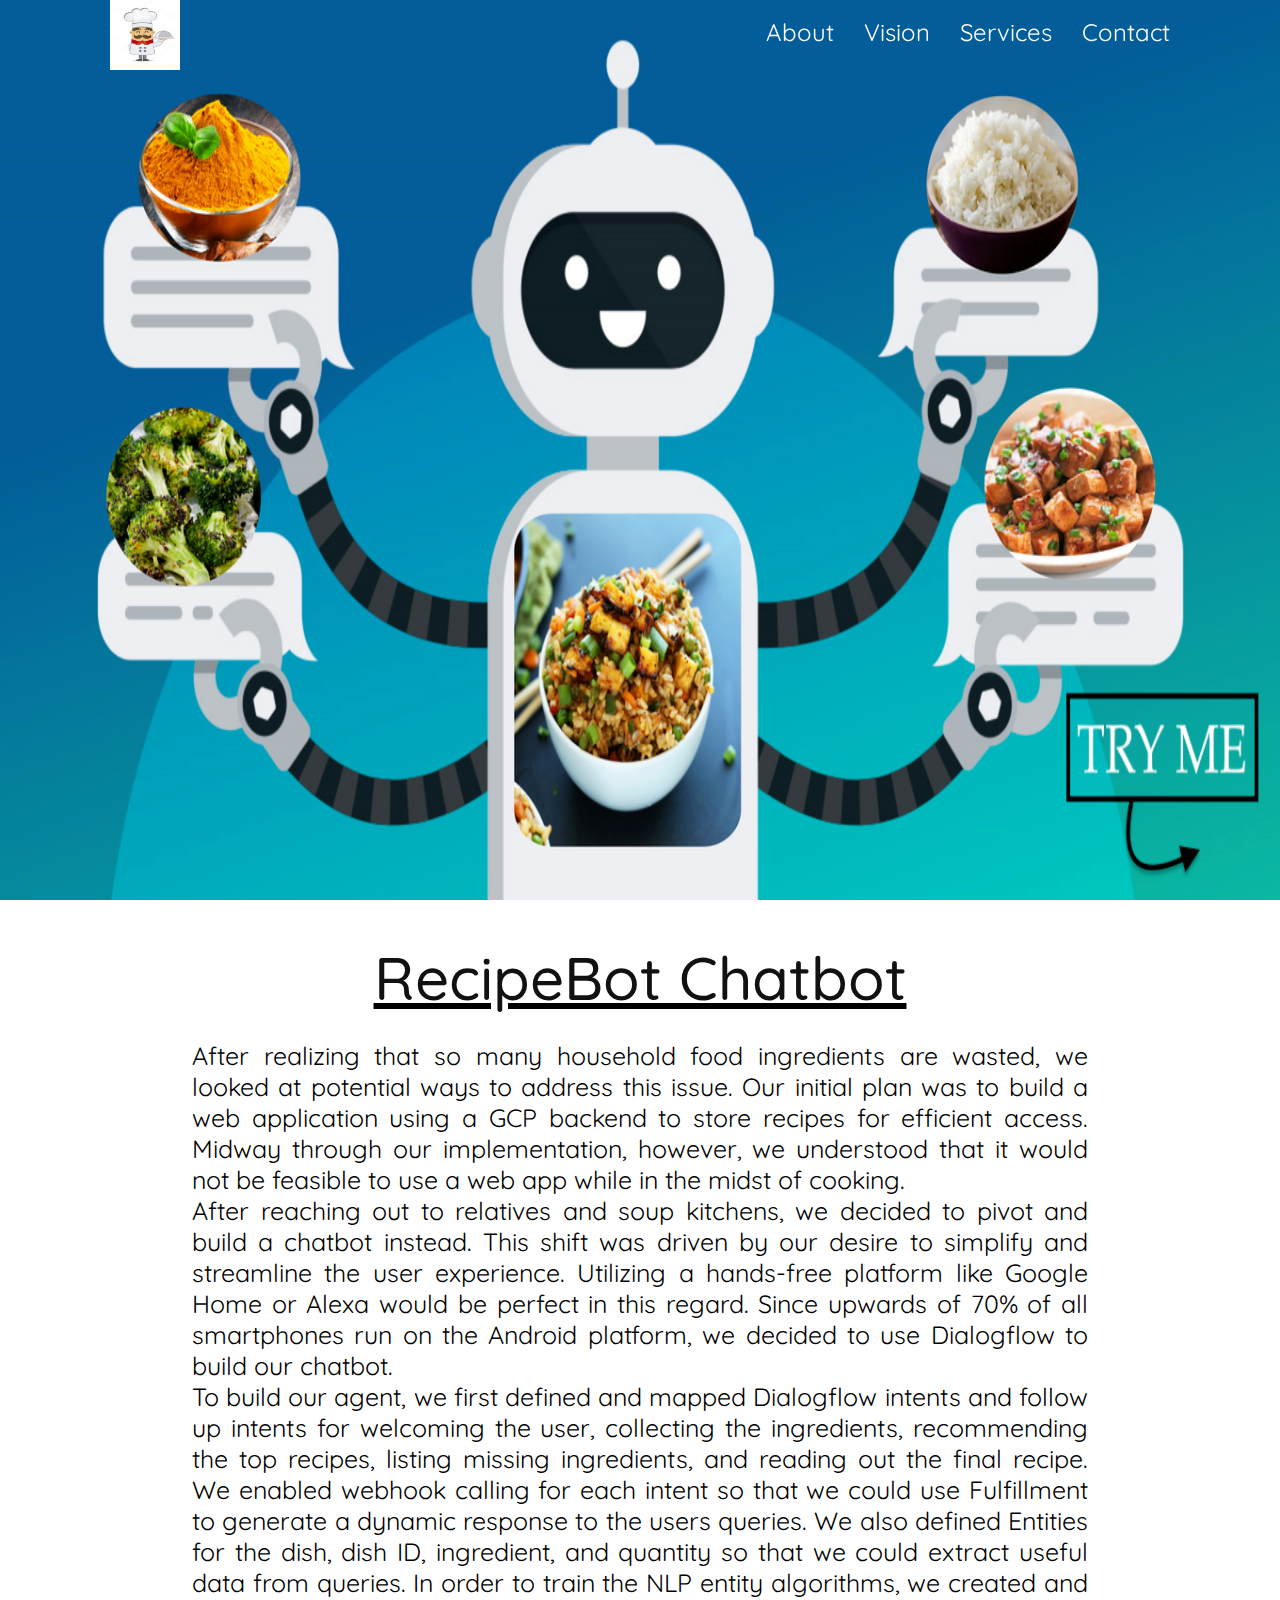
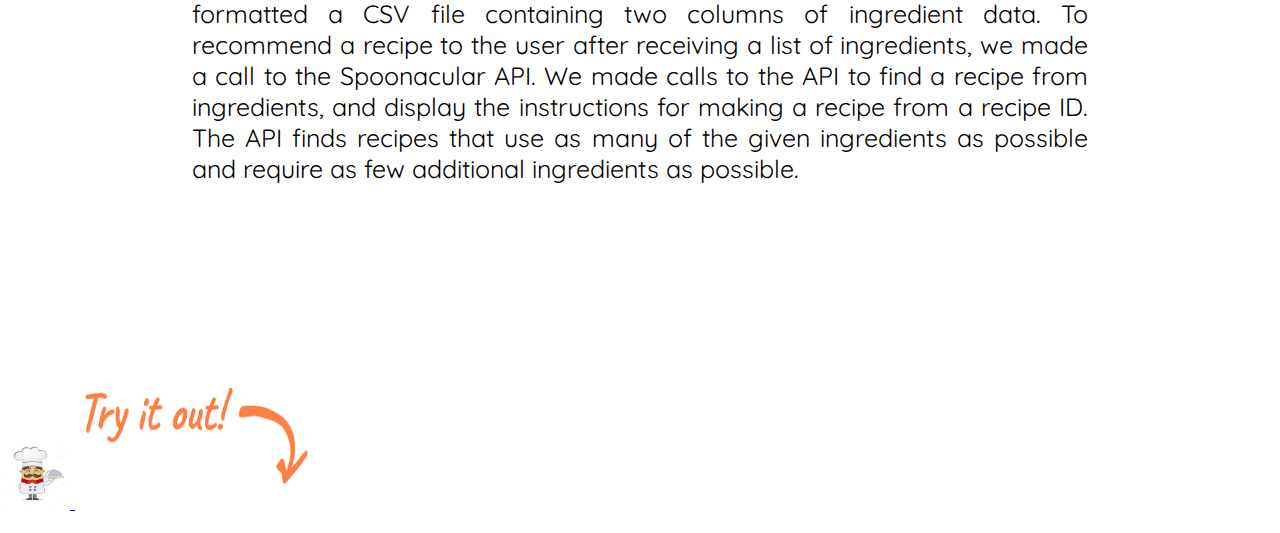
<file: html/index.html>
<!DOCTYPE html>
<html lang="en">
    <head>
        <title></title>
        <meta charset="UTF-8">
        <meta name="viewport" content="width=device-width, initial-scale=1">
        <link href="../css/style.css" rel="stylesheet">
    </head>
    <body>
        <nav class="nav">
            <div class="container">
                <div class="logo">
                    <a href="index.html"><img  src="../images/chef_bot.jpeg" height="70"  width="70"></a>
                </div>
                <div id="mainListDiv" class="main_list">
                    <ul class="navlinks">
                        <li><a href="index.html">About</a></li>
                        <li><a href="#">Vision</a></li>
                        <li><a href="#">Services</a></li>
                        <li><a href="contact.html">Contact</a></li>
                    </ul>
                </div>
                <span class="navTrigger">
                    <i></i>
                    <i></i>
                    <i></i>
                </span>
            </div>
        </nav>
    
        <section class="home">
        </section>
        <div style="height: 1000px">
                <u><h1 class="myH2">RecipeBot Chatbot</h1> </u> 
                <p class="myP"> 
                    After realizing that so many household food ingredients are wasted, we looked at potential ways to address this issue. Our initial plan was to build a web application using a GCP backend to store recipes for efficient access. Midway through our implementation, however, we understood that it would not be feasible to use a web app while in the midst of cooking. 
                    <br>After reaching out to relatives and soup kitchens, we decided to pivot and build a chatbot instead. This shift was driven by our desire to simplify and streamline the user experience. Utilizing a hands-free platform like Google Home or Alexa would be perfect in this regard. Since upwards of 70% of all smartphones run on the Android platform, we decided to use Dialogflow to build our chatbot.
                    <br> To build our agent, we first defined and mapped Dialogflow intents and follow up intents for welcoming the user, collecting the ingredients, recommending the top recipes, listing missing ingredients, and reading out the final recipe. We enabled webhook calling for each intent so that we could use Fulfillment to generate a dynamic response to the users queries. We also defined Entities for the dish, dish ID, ingredient, and quantity so that we could extract useful data from queries. In order to train the NLP entity algorithms, we created and formatted a CSV file containing two columns of ingredient data. To recommend a recipe to the user after receiving a list of ingredients, we made a call to the Spoonacular API. We made calls to the API to find a recipe from ingredients, and display the instructions for making a recipe from a recipe ID. The API finds recipes that use as many of the given ingredients as possible and require as few additional ingredients as possible.           
                </p>
        </div>
        <p>
            <script type="text/javascript">
             /* NOTE : Use web server to view HTML files as real-time update will not work if you directly open the HTML file in the browser. */
             (function(d, m){
               var kommunicateSettings = {"appId":"20ece076d7172b29030c0132a17c3ac70","popupWidget":true,"automaticChatOpenOnNavigation":true};
               var s = document.createElement("script"); s.type = "text/javascript"; s.async = true;
               s.src = "https://widget.kommunicate.io/v2/kommunicate.app";
               var h = document.getElementsByTagName("head")[0]; h.appendChild(s);
               window.kommunicate = m; m._globals = kommunicateSettings;
             })(document, window.kommunicate || {});
         </script> 


         <script type="text/javascript"> 
             var popUpWindow;
             function popup(n) {
                popUpWindow = window.open(n);
             }
                 function display(obj){
                     popUpWindow.document.write('<iframe height="450" allow="microphone;" allowTransparency="true" frameborder="0" scrolling="yes" style="width:100%;" src="https://console.dialogflow.com/api-client/demo/embedded/RecipeBot" type= "text/javascript"></iframe>');
                 } 
         </script>
         
         <a href="#" onclick="popup('popUpDiv');
             display(this);">
             <img  src="../images/chef_bot.jpeg" id = "bot" height="70"  width="70">
         </a>
         <img  src="../images/try.png"  class="image-border2" height="150"  width="250">
     </p>
        <script src="https://ajax.googleapis.com/ajax/libs/jquery/3.1.1/jquery.min.js"></script>
        <script src="../js/scripts.js"></script>
    
        <script>
            $(window).scroll(function() {
                if ($(document).scrollTop() > 50) {
                    $('.nav').addClass('affix');
                    console.log("OK");
                } else {
                    $('.nav').removeClass('affix');
                }
            });
        </script>    
    </body>
</html>
</file>
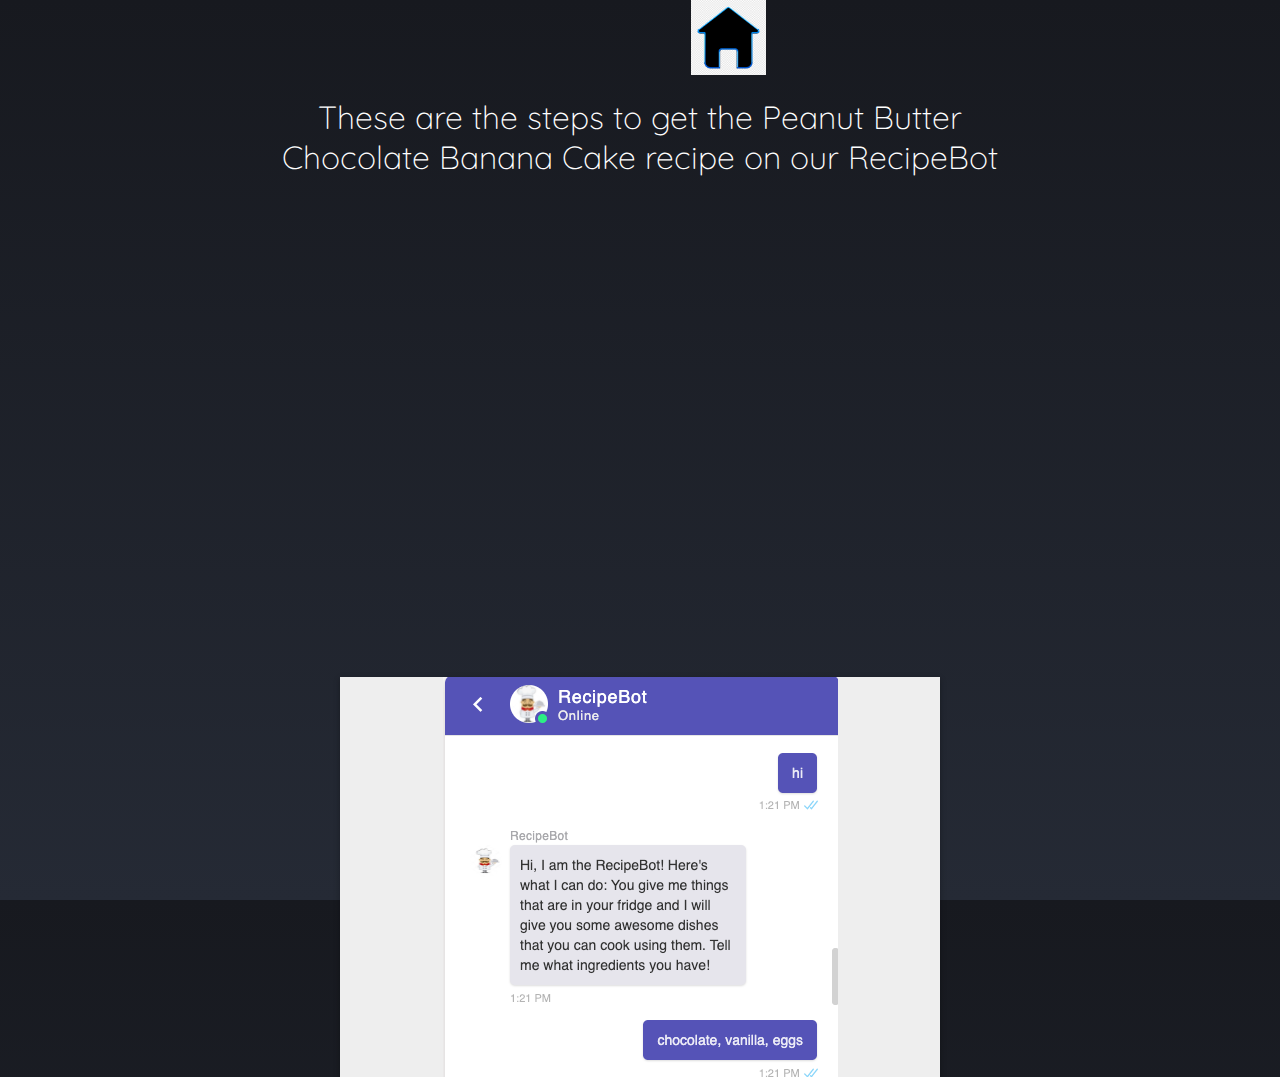
<file: html/cake.html>
<!DOCTYPE html>
<html lang="en">
  <head>
    <title></title>
    <meta charset="UTF-8">
    <meta name="viewport" content="width=device-width, initial-scale=1">
    <link href="../css/carousel.css" rel="stylesheet">
    <link href="../css/style.css" rel="stylesheet">
    <link href="../css/page.css" rel="stylesheet">
    <script src="../js/carousel.js"></script>

  </head>
  <body>
    <div>
      <a href="../index.html">   
        <img  src="../images/home.png"  height="75"  width="75" style="margin-bottom:2em; margin-left: 37em; margin-top: 0em;">                   
      </a>  
    </div>
    <div class="intro" style="margin-top: -6.5em;">
      <h1 class="intro__title">These are the steps to get the Peanut Butter Chocolate Banana Cake recipe on our RecipeBot</h1>
    </div>
    <div style="margin-left: 106.5em;  margin-top: -45em;"> 
      <img class="image-border" src="../images/cake.jpg" height="300" width="400" >
    </div>
    <div class="carousel" style="margin-top:45em;" >
      <input type="checkbox" class="faux-ui-facia">
        <div class="slide" slide="5" annot="This is the fifth slide.">
          <img src="../images/cake_convos/cake_convo5.png" height="500" alt="Slide 5">
        </div>

      <input type="checkbox" class="faux-ui-facia">
      <div class="slide" slide="4" annot="This is the fourth slide.">
        <img src="../images/cake_convos/cake_convo4.png" height="450" width="300" alt="Slide 4">
      </div>

      <input type="checkbox" class="faux-ui-facia"> 
      <div class="slide" slide="3" annot="This is the third slide.">
        <img src="../images/cake_convos/cake_convo3.png"  alt="Slide 3">
      </div>

      <input type="checkbox" class="faux-ui-facia"> 
      <div class="slide" slide="2" annot="This is the second slide.">
        <img src="../images/cake_convos/cake_convo2.png" alt="Slide 2">
      </div>
    

      <input type="checkbox" class="faux-ui-facia"> 
      <div class="slide" slide="1" annot="This is the first slide.">
        <img src="../images/cake_convos/cake_convo1.png" alt="Slide 1">
      </div>
    
       
      <div class="counter" count="5"> / 5</div>
     
    </div>
  </body>
</html>
</file>
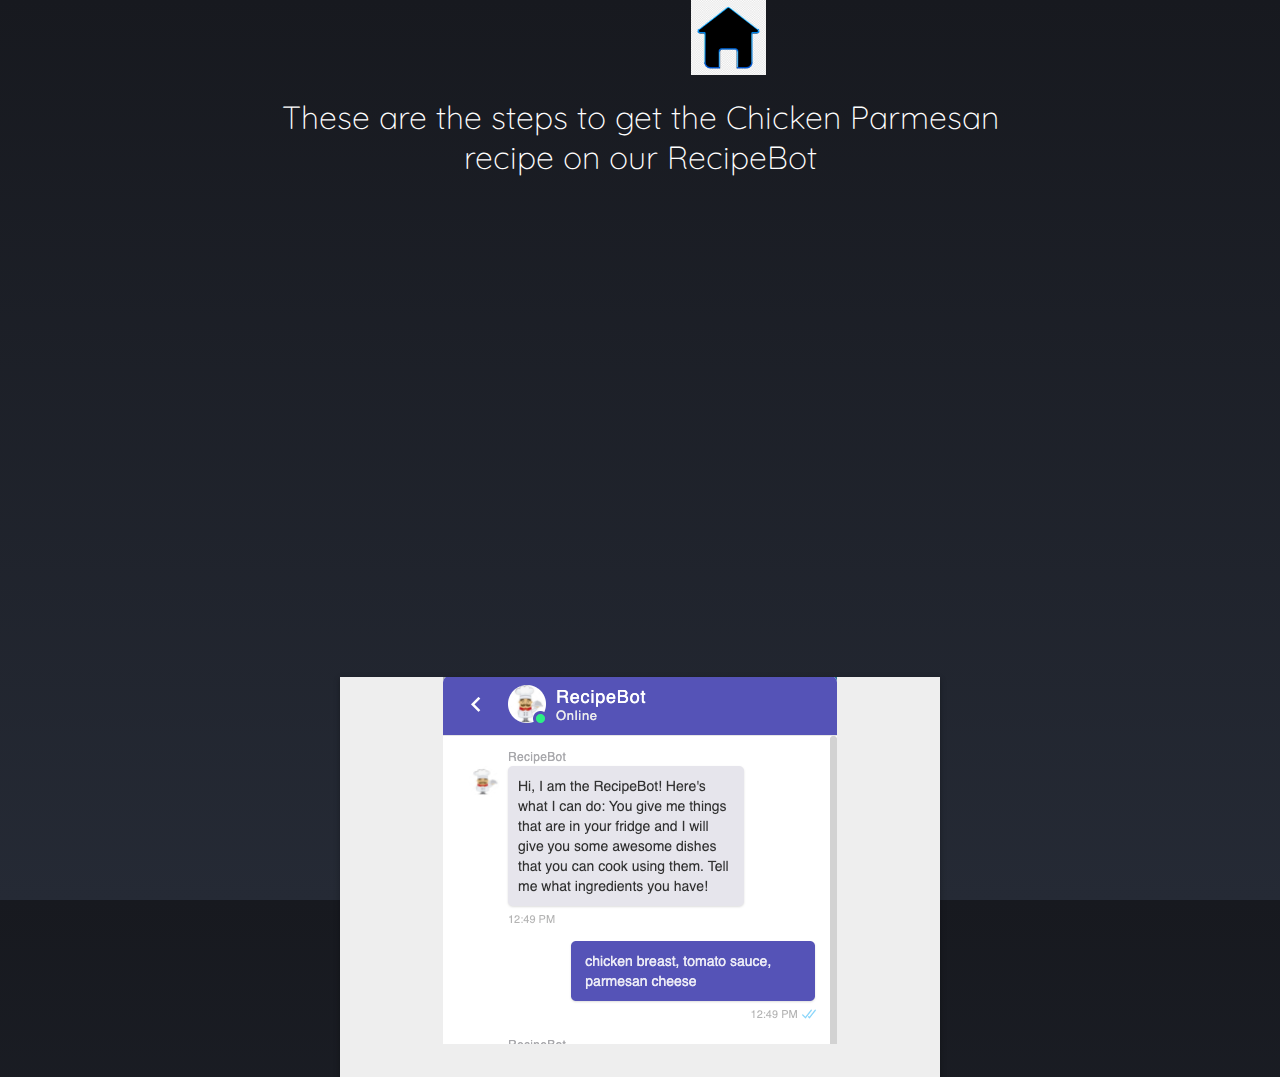
<file: html/chicken_parm.html>
<!DOCTYPE html>
<html lang="en">
  <head>
    <title></title>
    <meta charset="UTF-8">
    <meta name="viewport" content="width=device-width, initial-scale=1">
    <link href="../css/carousel.css" rel="stylesheet">
    <link href="../css/style.css" rel="stylesheet">
    <link href="../css/page.css" rel="stylesheet">
    <script src="../js/carousel.js"></script>

  </head>
  <body>
    <div>
      <a href="../index.html">   
        <img  src="../images/home.png"  height="75"  width="75" style="margin-bottom:2em; margin-left: 37em; margin-top: 0em;">                   
      </a>  
    </div>
    <div class="intro" style="margin-top: -6.5em;">
      <h1 class="intro__title">These are the steps to get the Chicken Parmesan recipe on our RecipeBot</h1>
    </div>
    <div style="margin-left: 106.5em;  margin-top: -45em;"> 
      <img class="image-border" src="../images/chicken_parm.jpeg" height="300" width="400" >
    </div>
    <div class="carousel" style="margin-top:45em;">
      <input type="checkbox" class="faux-ui-facia">
      <div class="slide" slide="4" annot="This is the fourth slide.">
        <img src="../images/chicken_parm_convos/chicken_parm_convo4.png" height="400" alt="Slide 4">
      </div>

      <input type="checkbox" class="faux-ui-facia"> 
      <div class="slide" slide="3" annot="This is the third slide.">
        <img src="../images/chicken_parm_convos/chicken_parm_convo3.png"  alt="Slide 3">
      </div>

      <input type="checkbox" class="faux-ui-facia"> 
      <div class="slide" slide="2" annot="This is the second slide.">
        <img src="../images/chicken_parm_convos/chicken_parm_convo2.png" alt="Slide 2">
      </div>
    

      <input type="checkbox" class="faux-ui-facia"> 
      <div class="slide" slide="1" annot="This is the first slide.">
        <img src="../images/chicken_parm_convos/chicken_parm_convo1.png" alt="Slide 1">
      </div>
    
       
      <div class="counter" count="4"> / 4</div>
     
    </div>
  </body>
</html>
</file>
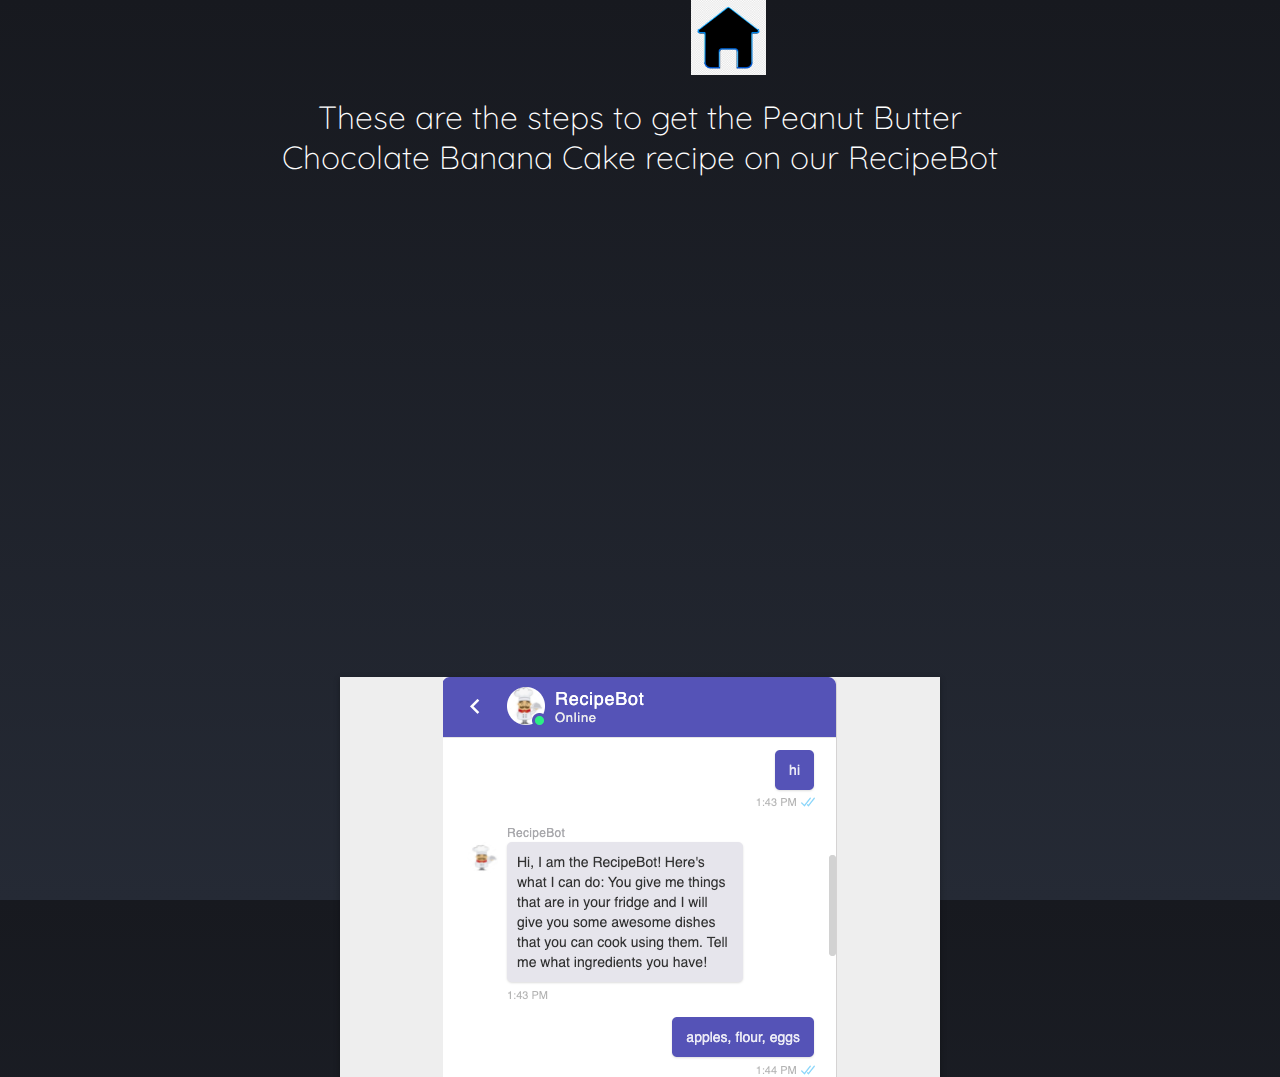
<file: html/pie.html>
<!DOCTYPE html>
<html lang="en">
  <head>
    <title></title>
    <meta charset="UTF-8">
    <meta name="viewport" content="width=device-width, initial-scale=1">
    <link href="../css/carousel.css" rel="stylesheet">
    <link href="../css/style.css" rel="stylesheet">
    <link href="../css/page.css" rel="stylesheet">
    <script src="../js/carousel.js"></script>

  </head>
  <body>
    <div>
      <a href="../index.html">   
        <img  src="../images/home.png"  height="75"  width="75" style="margin-bottom:2em; margin-left: 37em; margin-top: 0em;">                   
      </a>  
    </div>
    <div class="intro" style="margin-top: -6.5em;">
      <h1 class="intro__title">These are the steps to get the Peanut Butter Chocolate Banana Cake recipe on our RecipeBot</h1>
    </div>
    <div style="margin-left: 106.5em;  margin-top: -45em;"> 
      <img class="image-border" src="../images/pie.jpg" height="300" width="400" >
    </div>
    <div class="carousel" style="margin-top:45em;" >
      <input type="checkbox" class="faux-ui-facia">
        <div class="slide" slide="5" annot="This is the fifth slide.">
          <img src="../images/pie_convos/pie_convo5.png" alt="Slide 5">
        </div>

      <input type="checkbox" class="faux-ui-facia">
      <div class="slide" slide="4" annot="This is the fourth slide.">
        <img src="../images/pie_convos/pie_convo4.png" height="400" alt="Slide 4">
      </div>

      <input type="checkbox" class="faux-ui-facia"> 
      <div class="slide" slide="3" annot="This is the third slide.">
        <img src="../images/pie_convos/pie_convo3.png"  alt="Slide 3">
      </div>

      <input type="checkbox" class="faux-ui-facia"> 
      <div class="slide" slide="2" annot="This is the second slide.">
        <img src="../images/pie_convos/pie_convo2.png" alt="Slide 2">
      </div>
    

      <input type="checkbox" class="faux-ui-facia"> 
      <div class="slide" slide="1" annot="This is the first slide.">
        <img src="../images/pie_convos/pie_convo1.png" alt="Slide 1">
      </div>
    
       
      <div class="counter" count="5"> / 5</div>
     
    </div>
  </body>
</html>
</file>
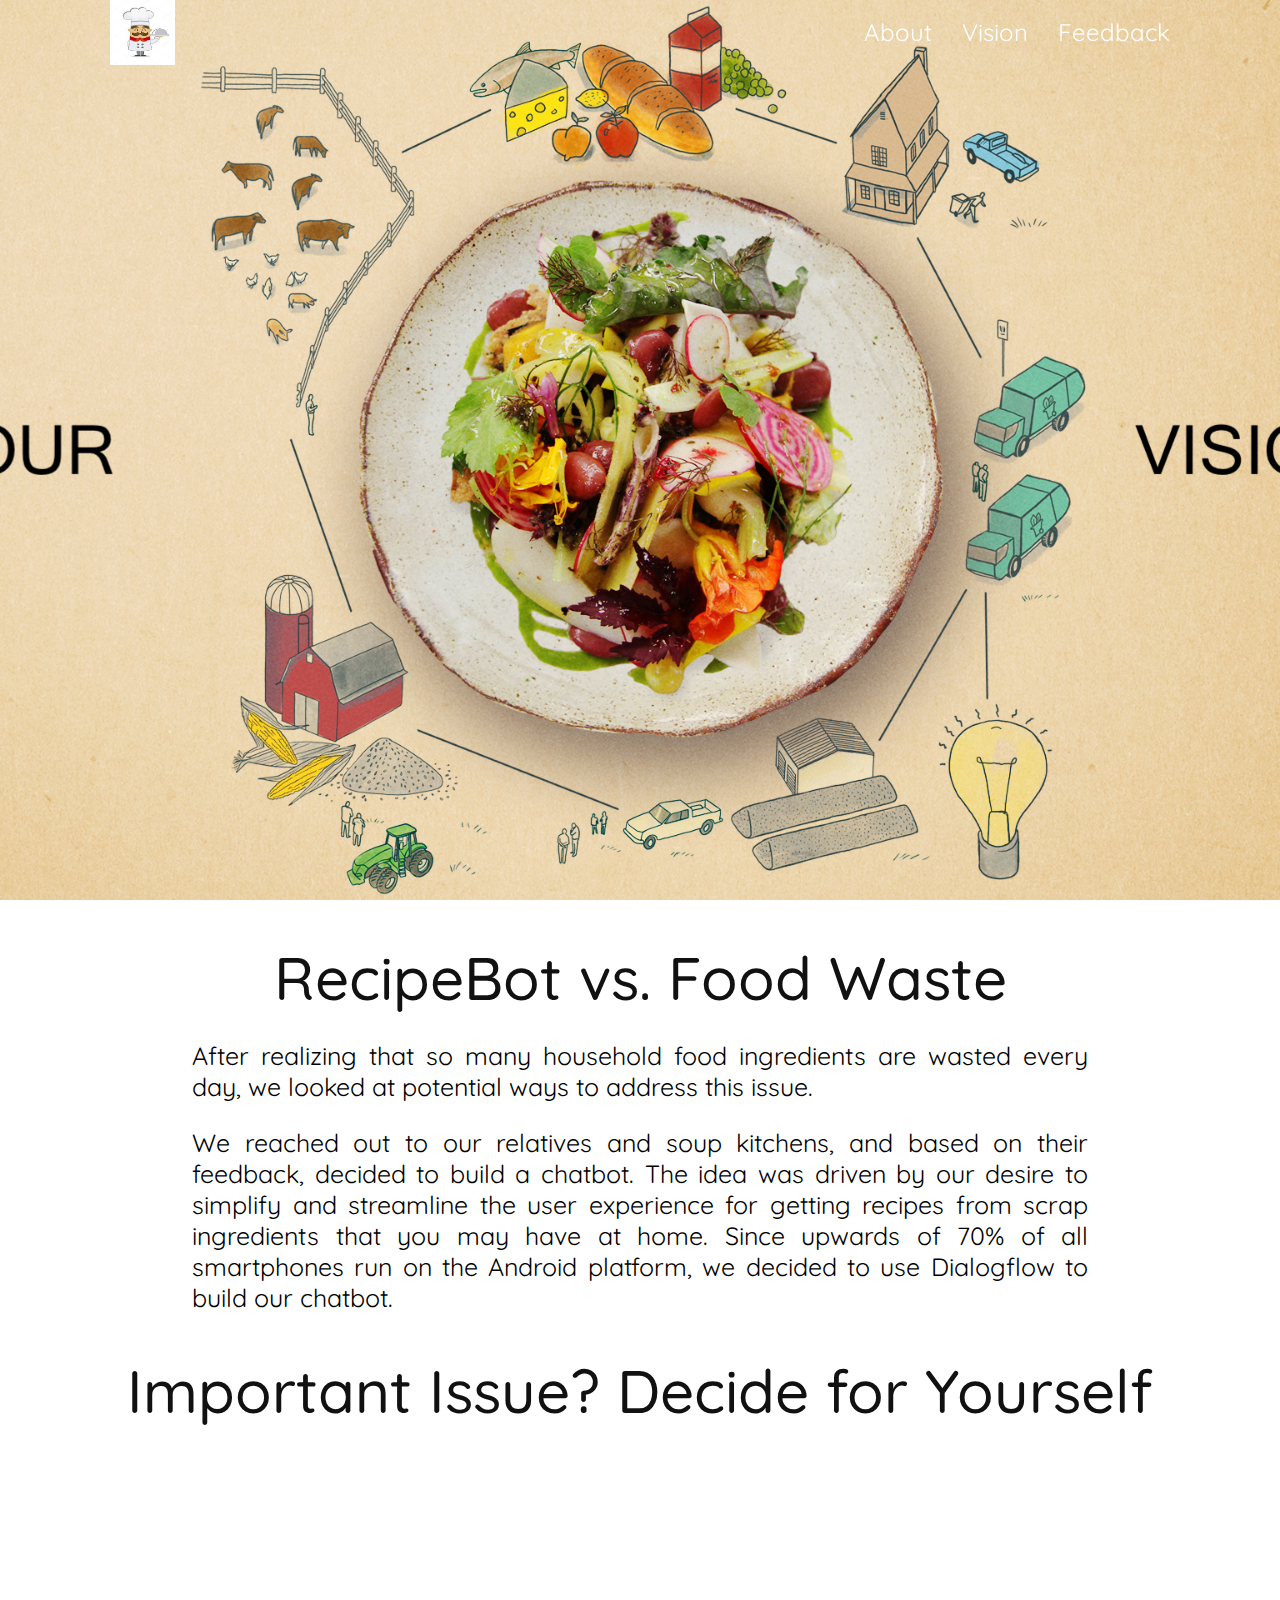
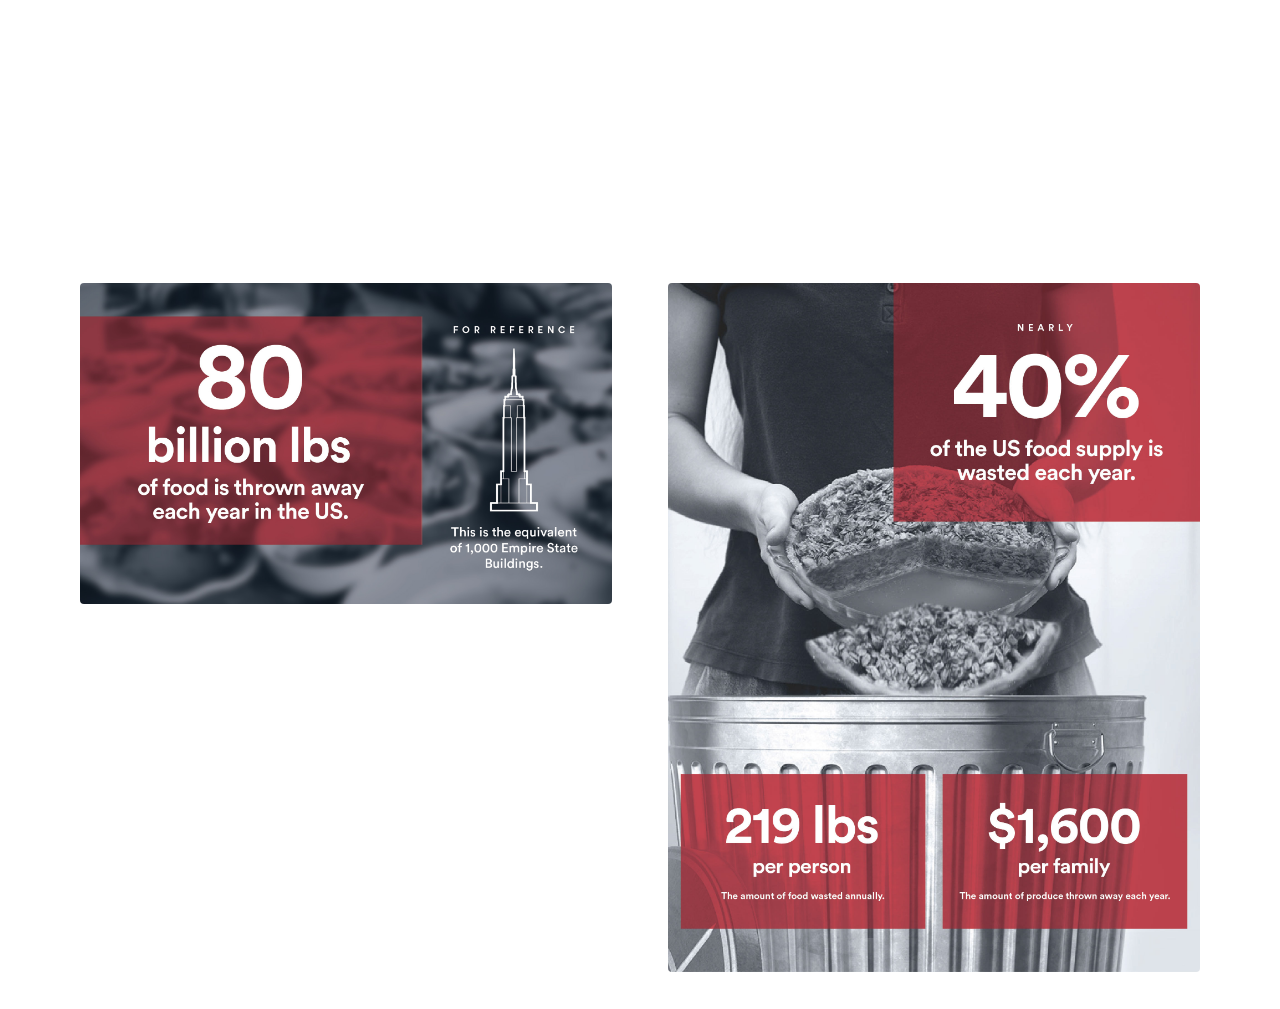
<file: html/vision.html>
<!DOCTYPE html>
<html lang="en">
    <head>
        <title></title>
        <meta charset="UTF-8">
        <meta name="viewport" content="width=device-width, initial-scale=1">
        <link href="../css/style.css" rel="stylesheet">
        <link href="../css/page.css" rel="stylesheet">
        <script src="https://ajax.googleapis.com/ajax/libs/jquery/3.1.1/jquery.min.js"></script>
        <script src="../js/scripts.js"></script>
    </head>
    <body>
        <nav class="nav">
            <div class="container">
                <div class="logo">
                    <a href="../index.html"><img  src="../images/chef_bot.jpeg" height="65"  width="65"></a>
                </div>
                <div id="mainListDiv" class="main_list">
                    <ul class="navlinks">
                        <li><a href="../index.html">About</a></li>
                        <li><a href="vision.html">Vision</a></li>
                        <li><a href="contact.html">Feedback</a></li>
                    </ul>
                </div>
                <span class="navTrigger">
                    <i></i>
                    <i></i>
                    <i></i>
                </span>
            </div>
        </nav>
        
        <center> 
        <section class="home">
        </section>
            <div>
                <h1 class="myH2">RecipeBot vs. Food Waste</h1> 
                <p class="myP"> 
                    After realizing that so many household food ingredients are wasted every day, we looked at potential ways to address this issue. 
                </p>
                <p class="myP">
                    We reached out to our relatives and soup kitchens, and based on their feedback, decided to build a chatbot. 
                    The idea was driven by our desire to simplify and streamline the user experience for getting recipes from scrap ingredients that you may have at home. 
                    Since upwards of 70% of all smartphones run on the Android platform, we decided to use Dialogflow to build our chatbot.
                
                </p>
            </div> 
    
            <div>
                <h1 class="myH2">Important Issue? Decide for Yourself</h1> 
                <iframe title='Tons of food lost or wasted' src='https://www.theworldcounts.com/embed/challenges/107?background_color=white&color=black&font_family=%22Helvetica+Neue%22%2C+Arial%2C+sans-serif&font_size=27' style='border: none' height='250' width='300'></iframe> 
            </div> 

        </center>
    
        <div class="container">
            <div class="row gtr-150">
                <div class="col-6 col-18-medium">
                    <a href="https://www.rts.com/resources/guides/food-waste-america/"> <span class="image fit"><img src="../images/food_waste_stats.jpg" alt="" width:50%/></span> </a>

                </div>
                <div class="col-6 col-18-medium">
                    <a href="https://www.rts.com/resources/guides/food-waste-america/"><span class="image fit"><img src="../images/food_waste_stats1.jpg" alt="" width:50%/></span></a>

                </div>
            </div>
        </div>
    
    </body>

    <script>
        $(window).scroll(function() {
            if ($(document).scrollTop() > 50) {
                $('.nav').addClass('affix');
                console.log("OK");
            } else {
                $('.nav').removeClass('affix');
            }
        });
    </script>    

    <style>
        .home {
            width: 100%;
            height: 100vh;
            background-image: url(../images/food.jpg);
            background-position: center top;
            background-size: cover;
            background-repeat: no-repeat;
        }
    </style>
</html>
</file>
<file: css/style.css>
@import url('https://fonts.googleapis.com/css?family=Quicksand:400,500,700');
html,
body {
    margin: 0;
    padding: 0;
    box-sizing: border-box;
    font-family: "Quicksand", sans-serif;
    font-size: 62.5%;
    font-size: 10px;
}

.nav {
    width: 100%;
    height: 65px;
    position: fixed;
    line-height: 65px;
    text-align: center;
    background-color: rgba(0, 0, 0, 0);
    padding-top: 0;
    padding-bottom: 0;
}

.nav div.logo {
    float: left;
    width: 10;
    height: 100;
    padding-left: 3rem;
    
}

.nav div.logo a {
    text-decoration: none;
    color: #fff;
    font-size: 2.5rem;
}

.nav div.logo a:hover {
    color: #00E676;
}

.nav div.main_list {
    height: 65px;
    float: right;
}

.nav div.main_list ul {
    width: 100%;
    height: 65px;
    display: flex;
    list-style: none;
    margin: 0;
    padding: 0;
}

.nav div.main_list ul li {
    width: auto;
    height: 65px;
    padding: 0;
    padding-right: 3rem;
}

.nav div.main_list ul li a {
    text-decoration: none;
    color: #fff;
    line-height: 65px;
    font-size: 2.4rem;
}

.nav div.main_list ul li a:hover {
    color: #00E676;
}


/* Home section */

.home {
    width: 100%;
    height: 100vh;
    background-image: url(../images/bg_new.png);
    background-size: 100% 100%;
    background-repeat: no-repeat;
}

.navTrigger {
    display: none;
}

.nav {
    padding-top: 0px;
    padding-bottom: 0px;
    
    -webkit-transition: all 0.4s ease;
    transition: all 0.4s ease;
}





.navTrigger {
    cursor: pointer;
    width: 30px;
    height: 25px;
    margin: auto;
    position: absolute;
    right: 30px;
    top: 0;
    bottom: 0;
}

.navTrigger i {
    background-color: #fff;
    border-radius: 2px;
    content: '';
    display: block;
    width: 100%;
    height: 4px;
}

.navTrigger i:nth-child(1) {
    -webkit-animation: outT 0.8s backwards;
    animation: outT 0.8s backwards;
    -webkit-animation-direction: reverse;
    animation-direction: reverse;
}

.navTrigger i:nth-child(2) {
    margin: 5px 0;
    -webkit-animation: outM 0.8s backwards;
    animation: outM 0.8s backwards;
    -webkit-animation-direction: reverse;
    animation-direction: reverse;
}

.navTrigger i:nth-child(3) {
    -webkit-animation: outBtm 0.8s backwards;
    animation: outBtm 0.8s backwards;
    -webkit-animation-direction: reverse;
    animation-direction: reverse;
}

.navTrigger.active i:nth-child(1) {
    -webkit-animation: inT 0.8s forwards;
    animation: inT 0.8s forwards;
}

.navTrigger.active i:nth-child(2) {
    -webkit-animation: inM 0.8s forwards;
    animation: inM 0.8s forwards;
}

.navTrigger.active i:nth-child(3) {
    -webkit-animation: inBtm 0.8s forwards;
    animation: inBtm 0.8s forwards;
}

@-webkit-keyframes inM {
    50% {
        -webkit-transform: rotate(0deg);
    }
    100% {
        -webkit-transform: rotate(45deg);
    }
}

@keyframes inM {
    50% {
        transform: rotate(0deg);
    }
    100% {
        transform: rotate(45deg);
    }
}

@-webkit-keyframes outM {
    50% {
        -webkit-transform: rotate(0deg);
    }
    100% {
        -webkit-transform: rotate(45deg);
    }
}

@keyframes outM {
    50% {
        transform: rotate(0deg);
    }
    100% {
        transform: rotate(45deg);
    }
}

@-webkit-keyframes inT {
    0% {
        -webkit-transform: translateY(0px) rotate(0deg);
    }
    50% {
        -webkit-transform: translateY(9px) rotate(0deg);
    }
    100% {
        -webkit-transform: translateY(9px) rotate(135deg);
    }
}

@keyframes inT {
    0% {
        transform: translateY(0px) rotate(0deg);
    }
    50% {
        transform: translateY(9px) rotate(0deg);
    }
    100% {
        transform: translateY(9px) rotate(135deg);
    }
}

@-webkit-keyframes outT {
    0% {
        -webkit-transform: translateY(0px) rotate(0deg);
    }
    50% {
        -webkit-transform: translateY(9px) rotate(0deg);
    }
    100% {
        -webkit-transform: translateY(9px) rotate(135deg);
    }
}

@keyframes outT {
    0% {
        transform: translateY(0px) rotate(0deg);
    }
    50% {
        transform: translateY(9px) rotate(0deg);
    }
    100% {
        transform: translateY(9px) rotate(135deg);
    }
}

@-webkit-keyframes inBtm {
    0% {
        -webkit-transform: translateY(0px) rotate(0deg);
    }
    50% {
        -webkit-transform: translateY(-9px) rotate(0deg);
    }
    100% {
        -webkit-transform: translateY(-9px) rotate(135deg);
    }
}

@keyframes inBtm {
    0% {
        transform: translateY(0px) rotate(0deg);
    }
    50% {
        transform: translateY(-9px) rotate(0deg);
    }
    100% {
        transform: translateY(-9px) rotate(135deg);
    }
}

@-webkit-keyframes outBtm {
    0% {
        -webkit-transform: translateY(0px) rotate(0deg);
    }
    50% {
        -webkit-transform: translateY(-9px) rotate(0deg);
    }
    100% {
        -webkit-transform: translateY(-9px) rotate(135deg);
    }
}

@keyframes outBtm {
    0% {
        transform: translateY(0px) rotate(0deg);
    }
    50% {
        transform: translateY(-9px) rotate(0deg);
    }
    100% {
        transform: translateY(-9px) rotate(135deg);
    }
}

.affix {
    padding: 0;
    background-color: #111;
}

.myH2 {
	text-align:center;
    font-size: 6rem;
    color: #111;
    font-weight: 500;
    margin-bottom: -0.001em;
}
.myP {
	text-align: justify;
	padding-left:15%;
	padding-right:15%;
	font-size: 25px;
}
@media all and (max-width:700px){
	.myP {
		padding:2%;
	}
}


/* Container */

	.container {
		margin: 0 auto;
		max-width: calc(100% - 4em);
		width: 60em;
	}

		.container.xsmall {
			width: 15em;
		}

		.container.small {
			width: 30em;
		}

		.container.medium {
			width: 45em;
		}

		.container.large {
			width: 75em;
		}

		.container.xlarge {
			width: 90em;
		}

		.container.max {
			width: 100%;
		}

		@media screen and (max-width: 980px) {

			.container {
				max-width: 100% !important;
				width: 100% !important;
			}

		}

		@media screen and (max-width: 480px) {

			.container {
				max-width: calc(100% - 3em);
			}

		}

/* Row */

	.row {
		display: flex;
		flex-wrap: wrap;
		box-sizing: border-box;
		align-items: stretch;
	}

		.row > * {
			box-sizing: border-box;
		}

		.row.gtr-uniform > * > :last-child {
			margin-bottom: 0;
		}

		.row.aln-left {
			justify-content: flex-start;
		}

		.row.aln-center {
			justify-content: center;
		}

		.row.aln-right {
			justify-content: flex-end;
		}

		.row.aln-top {
			align-items: flex-start;
		}

		.row.aln-middle {
			align-items: center;
		}

		.row.aln-bottom {
			align-items: flex-end;
		}

		.row > .imp {
			order: -1;
		}

		.row > .col-1 {
			width: 8.33333%;
		}

		.row > .off-1 {
			margin-left: 8.33333%;
		}

		.row > .col-2 {
			width: 16.66667%;
		}

		.row > .off-2 {
			margin-left: 16.66667%;
		}

		.row > .col-3 {
			width: 25%;
		}

		.row > .off-3 {
			margin-left: 25%;
		}

		.row > .col-4 {
			width: 33.33333%;
		}

		.row > .off-4 {
			margin-left: 33.33333%;
		}

		.row > .col-5 {
			width: 41.66667%;
		}

		.row > .off-5 {
			margin-left: 41.66667%;
		}

		.row > .col-6 {
			width: 50%;
		}

		.row > .off-6 {
			margin-left: 50%;
		}

		.row > .col-7 {
			width: 58.33333%;
		}

		.row > .off-7 {
			margin-left: 58.33333%;
		}

		.row > .col-8 {
			width: 66.66667%;
		}

		.row > .off-8 {
			margin-left: 66.66667%;
		}

		.row > .col-9 {
			width: 75%;
		}

		.row > .off-9 {
			margin-left: 75%;
		}

		.row > .col-10 {
			width: 83.33333%;
		}

		.row > .off-10 {
			margin-left: 83.33333%;
		}

		.row > .col-11 {
			width: 91.66667%;
		}

		.row > .off-11 {
			margin-left: 91.66667%;
		}

		.row > .col-12 {
			width: 100%;
		}

		.row > .off-12 {
			margin-left: 100%;
		}

		.row.gtr-0 {
			margin-top: 0;
			margin-left: 0em;
		}

			.row.gtr-0 > * {
				padding: 0 0 0 0em;
			}

			.row.gtr-0.gtr-uniform {
				margin-top: 0em;
			}

				.row.gtr-0.gtr-uniform > * {
					padding-top: 0em;
				}

		.row.gtr-25 {
			margin-top: 0;
			margin-left: -0.5em;
		}

			.row.gtr-25 > * {
				padding: 0 0 0 0.5em;
			}

			.row.gtr-25.gtr-uniform {
				margin-top: -0.5em;
			}

				.row.gtr-25.gtr-uniform > * {
					padding-top: 0.5em;
				}

		.row.gtr-50 {
			margin-top: 0;
			margin-left: -1em;
		}

			.row.gtr-50 > * {
				padding: 0 0 0 1em;
			}

			.row.gtr-50.gtr-uniform {
				margin-top: -1em;
			}

				.row.gtr-50.gtr-uniform > * {
					padding-top: 1em;
				}

		.row {
			margin-top: 0;
			margin-left: -2em;
		}

			.row > * {
				padding: 0 0 0 2em;
			}

			.row.gtr-uniform {
				margin-top: -2em;
			}

				.row.gtr-uniform > * {
					padding-top: 2em;
				}

		.row.gtr-150 {
			margin-top: 0;
			margin-left: -3em;
		}

			.row.gtr-150 > * {
				padding: 0 0 0 3em;
			}

			.row.gtr-150.gtr-uniform {
				margin-top: -3em;
			}

				.row.gtr-150.gtr-uniform > * {
					padding-top: 3em;
				}

		.row.gtr-200 {
			margin-top: 0;
			margin-left: -4em;
		}

			.row.gtr-200 > * {
				padding: 0 0 0 4em;
			}

			.row.gtr-200.gtr-uniform {
				margin-top: -4em;
			}

				.row.gtr-200.gtr-uniform > * {
					padding-top: 4em;
				}

		@media screen and (max-width: 1680px) {

			.row {
				display: flex;
				flex-wrap: wrap;
				box-sizing: border-box;
				align-items: stretch;
			}

				.row > * {
					box-sizing: border-box;
				}

				.row.gtr-uniform > * > :last-child {
					margin-bottom: 0;
				}

				.row.aln-left {
					justify-content: flex-start;
				}

				.row.aln-center {
					justify-content: center;
				}

				.row.aln-right {
					justify-content: flex-end;
				}

				.row.aln-top {
					align-items: flex-start;
				}

				.row.aln-middle {
					align-items: center;
				}

				.row.aln-bottom {
					align-items: flex-end;
				}

				.row > .imp-xlarge {
					order: -1;
				}

				.row > .col-1-xlarge {
					width: 8.33333%;
				}

				.row > .off-1-xlarge {
					margin-left: 8.33333%;
				}

				.row > .col-2-xlarge {
					width: 16.66667%;
				}

				.row > .off-2-xlarge {
					margin-left: 16.66667%;
				}

				.row > .col-3-xlarge {
					width: 25%;
				}

				.row > .off-3-xlarge {
					margin-left: 25%;
				}

				.row > .col-4-xlarge {
					width: 33.33333%;
				}

				.row > .off-4-xlarge {
					margin-left: 33.33333%;
				}

				.row > .col-5-xlarge {
					width: 41.66667%;
				}

				.row > .off-5-xlarge {
					margin-left: 41.66667%;
				}

				.row > .col-6-xlarge {
					width: 50%;
				}

				.row > .off-6-xlarge {
					margin-left: 50%;
				}

				.row > .col-7-xlarge {
					width: 58.33333%;
				}

				.row > .off-7-xlarge {
					margin-left: 58.33333%;
				}

				.row > .col-8-xlarge {
					width: 66.66667%;
				}

				.row > .off-8-xlarge {
					margin-left: 66.66667%;
				}

				.row > .col-9-xlarge {
					width: 75%;
				}

				.row > .off-9-xlarge {
					margin-left: 75%;
				}

				.row > .col-10-xlarge {
					width: 83.33333%;
				}

				.row > .off-10-xlarge {
					margin-left: 83.33333%;
				}

				.row > .col-11-xlarge {
					width: 91.66667%;
				}

				.row > .off-11-xlarge {
					margin-left: 91.66667%;
				}

				.row > .col-12-xlarge {
					width: 100%;
				}

				.row > .off-12-xlarge {
					margin-left: 100%;
				}

				.row.gtr-0 {
					margin-top: 0;
					margin-left: 0em;
				}

					.row.gtr-0 > * {
						padding: 0 0 0 0em;
					}

					.row.gtr-0.gtr-uniform {
						margin-top: 0em;
					}

						.row.gtr-0.gtr-uniform > * {
							padding-top: 0em;
						}

				.row.gtr-25 {
					margin-top: 0;
					margin-left: -0.5em;
				}

					.row.gtr-25 > * {
						padding: 0 0 0 0.5em;
					}

					.row.gtr-25.gtr-uniform {
						margin-top: -0.5em;
					}

						.row.gtr-25.gtr-uniform > * {
							padding-top: 0.5em;
						}

				.row.gtr-50 {
					margin-top: 0;
					margin-left: -1em;
				}

					.row.gtr-50 > * {
						padding: 0 0 0 1em;
					}

					.row.gtr-50.gtr-uniform {
						margin-top: -1em;
					}

						.row.gtr-50.gtr-uniform > * {
							padding-top: 1em;
						}

				.row {
					margin-top: 0;
					margin-left: -2em;
				}

					.row > * {
						padding: 0 0 0 2em;
					}

					.row.gtr-uniform {
						margin-top: -2em;
					}

						.row.gtr-uniform > * {
							padding-top: 2em;
						}

				.row.gtr-150 {
					margin-top: 0;
					margin-left: -3em;
				}

					.row.gtr-150 > * {
						padding: 0 0 0 3em;
					}

					.row.gtr-150.gtr-uniform {
						margin-top: -3em;
					}

						.row.gtr-150.gtr-uniform > * {
							padding-top: 3em;
						}

				.row.gtr-200 {
					margin-top: 0;
					margin-left: -4em;
				}

					.row.gtr-200 > * {
						padding: 0 0 0 4em;
					}

					.row.gtr-200.gtr-uniform {
						margin-top: -4em;
					}

						.row.gtr-200.gtr-uniform > * {
							padding-top: 4em;
						}

		}

		@media screen and (max-width: 1140px) {

			.row {
				display: flex;
				flex-wrap: wrap;
				box-sizing: border-box;
				align-items: stretch;
			}

				.row > * {
					box-sizing: border-box;
				}

				.row.gtr-uniform > * > :last-child {
					margin-bottom: 0;
				}

				.row.aln-left {
					justify-content: flex-start;
				}

				.row.aln-center {
					justify-content: center;
				}

				.row.aln-right {
					justify-content: flex-end;
				}

				.row.aln-top {
					align-items: flex-start;
				}

				.row.aln-middle {
					align-items: center;
				}

				.row.aln-bottom {
					align-items: flex-end;
				}

				.row > .imp-large {
					order: -1;
				}

				.row > .col-1-large {
					width: 8.33333%;
				}

				.row > .off-1-large {
					margin-left: 8.33333%;
				}

				.row > .col-2-large {
					width: 16.66667%;
				}

				.row > .off-2-large {
					margin-left: 16.66667%;
				}

				.row > .col-3-large {
					width: 25%;
				}

				.row > .off-3-large {
					margin-left: 25%;
				}

				.row > .col-4-large {
					width: 33.33333%;
				}

				.row > .off-4-large {
					margin-left: 33.33333%;
				}

				.row > .col-5-large {
					width: 41.66667%;
				}

				.row > .off-5-large {
					margin-left: 41.66667%;
				}

				.row > .col-6-large {
					width: 50%;
				}

				.row > .off-6-large {
					margin-left: 50%;
				}

				.row > .col-7-large {
					width: 58.33333%;
				}

				.row > .off-7-large {
					margin-left: 58.33333%;
				}

				.row > .col-8-large {
					width: 66.66667%;
				}

				.row > .off-8-large {
					margin-left: 66.66667%;
				}

				.row > .col-9-large {
					width: 75%;
				}

				.row > .off-9-large {
					margin-left: 75%;
				}

				.row > .col-10-large {
					width: 83.33333%;
				}

				.row > .off-10-large {
					margin-left: 83.33333%;
				}

				.row > .col-11-large {
					width: 91.66667%;
				}

				.row > .off-11-large {
					margin-left: 91.66667%;
				}

				.row > .col-12-large {
					width: 100%;
				}

				.row > .off-12-large {
					margin-left: 100%;
				}

				.row.gtr-0 {
					margin-top: 0;
					margin-left: 0em;
				}

					.row.gtr-0 > * {
						padding: 0 0 0 0em;
					}

					.row.gtr-0.gtr-uniform {
						margin-top: 0em;
					}

						.row.gtr-0.gtr-uniform > * {
							padding-top: 0em;
						}

				.row.gtr-25 {
					margin-top: 0;
					margin-left: -0.5em;
				}

					.row.gtr-25 > * {
						padding: 0 0 0 0.5em;
					}

					.row.gtr-25.gtr-uniform {
						margin-top: -0.5em;
					}

						.row.gtr-25.gtr-uniform > * {
							padding-top: 0.5em;
						}

				.row.gtr-50 {
					margin-top: 0;
					margin-left: -1em;
				}

					.row.gtr-50 > * {
						padding: 0 0 0 1em;
					}

					.row.gtr-50.gtr-uniform {
						margin-top: -1em;
					}

						.row.gtr-50.gtr-uniform > * {
							padding-top: 1em;
						}

				.row {
					margin-top: 0;
					margin-left: -2em;
				}

					.row > * {
						padding: 0 0 0 2em;
					}

					.row.gtr-uniform {
						margin-top: -2em;
					}

						.row.gtr-uniform > * {
							padding-top: 2em;
						}

				.row.gtr-150 {
					margin-top: 0;
					margin-left: -3em;
				}

					.row.gtr-150 > * {
						padding: 0 0 0 3em;
					}

					.row.gtr-150.gtr-uniform {
						margin-top: -3em;
					}

						.row.gtr-150.gtr-uniform > * {
							padding-top: 3em;
						}

				.row.gtr-200 {
					margin-top: 0;
					margin-left: -4em;
				}

					.row.gtr-200 > * {
						padding: 0 0 0 4em;
					}

					.row.gtr-200.gtr-uniform {
						margin-top: -4em;
					}

						.row.gtr-200.gtr-uniform > * {
							padding-top: 4em;
						}

		}

		@media screen and (max-width: 980px) {

			.row {
				display: flex;
				flex-wrap: wrap;
				box-sizing: border-box;
				align-items: stretch;
			}

				.row > * {
					box-sizing: border-box;
				}

				.row.gtr-uniform > * > :last-child {
					margin-bottom: 0;
				}

				.row.aln-left {
					justify-content: flex-start;
				}

				.row.aln-center {
					justify-content: center;
				}

				.row.aln-right {
					justify-content: flex-end;
				}

				.row.aln-top {
					align-items: flex-start;
				}

				.row.aln-middle {
					align-items: center;
				}

				.row.aln-bottom {
					align-items: flex-end;
				}

				.row > .imp-medium {
					order: -1;
				}

				.row > .col-1-medium {
					width: 8.33333%;
				}

				.row > .off-1-medium {
					margin-left: 8.33333%;
				}

				.row > .col-2-medium {
					width: 16.66667%;
				}

				.row > .off-2-medium {
					margin-left: 16.66667%;
				}

				.row > .col-3-medium {
					width: 25%;
				}

				.row > .off-3-medium {
					margin-left: 25%;
				}

				.row > .col-4-medium {
					width: 33.33333%;
				}

				.row > .off-4-medium {
					margin-left: 33.33333%;
				}

				.row > .col-5-medium {
					width: 41.66667%;
				}

				.row > .off-5-medium {
					margin-left: 41.66667%;
				}

				.row > .col-6-medium {
					width: 50%;
				}

				.row > .off-6-medium {
					margin-left: 50%;
				}

				.row > .col-7-medium {
					width: 58.33333%;
				}

				.row > .off-7-medium {
					margin-left: 58.33333%;
				}

				.row > .col-8-medium {
					width: 66.66667%;
				}

				.row > .off-8-medium {
					margin-left: 66.66667%;
				}

				.row > .col-9-medium {
					width: 75%;
				}

				.row > .off-9-medium {
					margin-left: 75%;
				}

				.row > .col-10-medium {
					width: 83.33333%;
				}

				.row > .off-10-medium {
					margin-left: 83.33333%;
				}

				.row > .col-11-medium {
					width: 91.66667%;
				}

				.row > .off-11-medium {
					margin-left: 91.66667%;
				}

				.row > .col-12-medium {
					width: 100%;
				}

				.row > .off-12-medium {
					margin-left: 100%;
				}

				.row.gtr-0 {
					margin-top: 0;
					margin-left: 0em;
				}

					.row.gtr-0 > * {
						padding: 0 0 0 0em;
					}

					.row.gtr-0.gtr-uniform {
						margin-top: 0em;
					}

						.row.gtr-0.gtr-uniform > * {
							padding-top: 0em;
						}

				.row.gtr-25 {
					margin-top: 0;
					margin-left: -0.5em;
				}

					.row.gtr-25 > * {
						padding: 0 0 0 0.5em;
					}

					.row.gtr-25.gtr-uniform {
						margin-top: -0.5em;
					}

						.row.gtr-25.gtr-uniform > * {
							padding-top: 0.5em;
						}

				.row.gtr-50 {
					margin-top: 0;
					margin-left: -1em;
				}

					.row.gtr-50 > * {
						padding: 0 0 0 1em;
					}

					.row.gtr-50.gtr-uniform {
						margin-top: -1em;
					}

						.row.gtr-50.gtr-uniform > * {
							padding-top: 1em;
						}

				.row {
					margin-top: 0;
					margin-left: -2em;
				}

					.row > * {
						padding: 0 0 0 2em;
					}

					.row.gtr-uniform {
						margin-top: -2em;
					}

						.row.gtr-uniform > * {
							padding-top: 2em;
						}

				.row.gtr-150 {
					margin-top: 0;
					margin-left: -3em;
				}

					.row.gtr-150 > * {
						padding: 0 0 0 3em;
					}

					.row.gtr-150.gtr-uniform {
						margin-top: -3em;
					}

						.row.gtr-150.gtr-uniform > * {
							padding-top: 3em;
						}

				.row.gtr-200 {
					margin-top: 0;
					margin-left: -4em;
				}

					.row.gtr-200 > * {
						padding: 0 0 0 4em;
					}

					.row.gtr-200.gtr-uniform {
						margin-top: -4em;
					}

						.row.gtr-200.gtr-uniform > * {
							padding-top: 4em;
						}

		}

		@media screen and (max-width: 736px) {

			.row {
				display: flex;
				flex-wrap: wrap;
				box-sizing: border-box;
				align-items: stretch;
			}

				.row > * {
					box-sizing: border-box;
				}

				.row.gtr-uniform > * > :last-child {
					margin-bottom: 0;
				}

				.row.aln-left {
					justify-content: flex-start;
				}

				.row.aln-center {
					justify-content: center;
				}

				.row.aln-right {
					justify-content: flex-end;
				}

				.row.aln-top {
					align-items: flex-start;
				}

				.row.aln-middle {
					align-items: center;
				}

				.row.aln-bottom {
					align-items: flex-end;
				}

				.row > .imp-small {
					order: -1;
				}

				.row > .col-1-small {
					width: 8.33333%;
				}

				.row > .off-1-small {
					margin-left: 8.33333%;
				}

				.row > .col-2-small {
					width: 16.66667%;
				}

				.row > .off-2-small {
					margin-left: 16.66667%;
				}

				.row > .col-3-small {
					width: 25%;
				}

				.row > .off-3-small {
					margin-left: 25%;
				}

				.row > .col-4-small {
					width: 33.33333%;
				}

				.row > .off-4-small {
					margin-left: 33.33333%;
				}

				.row > .col-5-small {
					width: 41.66667%;
				}

				.row > .off-5-small {
					margin-left: 41.66667%;
				}

				.row > .col-6-small {
					width: 50%;
				}

				.row > .off-6-small {
					margin-left: 50%;
				}

				.row > .col-7-small {
					width: 58.33333%;
				}

				.row > .off-7-small {
					margin-left: 58.33333%;
				}

				.row > .col-8-small {
					width: 66.66667%;
				}

				.row > .off-8-small {
					margin-left: 66.66667%;
				}

				.row > .col-9-small {
					width: 75%;
				}

				.row > .off-9-small {
					margin-left: 75%;
				}

				.row > .col-10-small {
					width: 83.33333%;
				}

				.row > .off-10-small {
					margin-left: 83.33333%;
				}

				.row > .col-11-small {
					width: 91.66667%;
				}

				.row > .off-11-small {
					margin-left: 91.66667%;
				}

				.row > .col-12-small {
					width: 100%;
				}

				.row > .off-12-small {
					margin-left: 100%;
				}

				.row.gtr-0 {
					margin-top: 0;
					margin-left: 0em;
				}

					.row.gtr-0 > * {
						padding: 0 0 0 0em;
					}

					.row.gtr-0.gtr-uniform {
						margin-top: 0em;
					}

						.row.gtr-0.gtr-uniform > * {
							padding-top: 0em;
						}

				.row.gtr-25 {
					margin-top: 0;
					margin-left: -0.5em;
				}

					.row.gtr-25 > * {
						padding: 0 0 0 0.5em;
					}

					.row.gtr-25.gtr-uniform {
						margin-top: -0.5em;
					}

						.row.gtr-25.gtr-uniform > * {
							padding-top: 0.5em;
						}

				.row.gtr-50 {
					margin-top: 0;
					margin-left: -1em;
				}

					.row.gtr-50 > * {
						padding: 0 0 0 1em;
					}

					.row.gtr-50.gtr-uniform {
						margin-top: -1em;
					}

						.row.gtr-50.gtr-uniform > * {
							padding-top: 1em;
						}

				.row {
					margin-top: 0;
					margin-left: -2em;
				}

					.row > * {
						padding: 0 0 0 2em;
					}

					.row.gtr-uniform {
						margin-top: -2em;
					}

						.row.gtr-uniform > * {
							padding-top: 2em;
						}

				.row.gtr-150 {
					margin-top: 0;
					margin-left: -3em;
				}

					.row.gtr-150 > * {
						padding: 0 0 0 3em;
					}

					.row.gtr-150.gtr-uniform {
						margin-top: -3em;
					}

						.row.gtr-150.gtr-uniform > * {
							padding-top: 3em;
						}

				.row.gtr-200 {
					margin-top: 0;
					margin-left: -4em;
				}

					.row.gtr-200 > * {
						padding: 0 0 0 4em;
					}

					.row.gtr-200.gtr-uniform {
						margin-top: -4em;
					}

						.row.gtr-200.gtr-uniform > * {
							padding-top: 4em;
						}

		}

		@media screen and (max-width: 480px) {

			.row {
				display: flex;
				flex-wrap: wrap;
				box-sizing: border-box;
				align-items: stretch;
			}

				.row > * {
					box-sizing: border-box;
				}

				.row.gtr-uniform > * > :last-child {
					margin-bottom: 0;
				}

				.row.aln-left {
					justify-content: flex-start;
				}

				.row.aln-center {
					justify-content: center;
				}

				.row.aln-right {
					justify-content: flex-end;
				}

				.row.aln-top {
					align-items: flex-start;
				}

				.row.aln-middle {
					align-items: center;
				}

				.row.aln-bottom {
					align-items: flex-end;
				}

				.row > .imp-xsmall {
					order: -1;
				}

				.row > .col-1-xsmall {
					width: 8.33333%;
				}

				.row > .off-1-xsmall {
					margin-left: 8.33333%;
				}

				.row > .col-2-xsmall {
					width: 16.66667%;
				}

				.row > .off-2-xsmall {
					margin-left: 16.66667%;
				}

				.row > .col-3-xsmall {
					width: 25%;
				}

				.row > .off-3-xsmall {
					margin-left: 25%;
				}

				.row > .col-4-xsmall {
					width: 33.33333%;
				}

				.row > .off-4-xsmall {
					margin-left: 33.33333%;
				}

				.row > .col-5-xsmall {
					width: 41.66667%;
				}

				.row > .off-5-xsmall {
					margin-left: 41.66667%;
				}

				.row > .col-6-xsmall {
					width: 50%;
				}

				.row > .off-6-xsmall {
					margin-left: 50%;
				}

				.row > .col-7-xsmall {
					width: 58.33333%;
				}

				.row > .off-7-xsmall {
					margin-left: 58.33333%;
				}

				.row > .col-8-xsmall {
					width: 66.66667%;
				}

				.row > .off-8-xsmall {
					margin-left: 66.66667%;
				}

				.row > .col-9-xsmall {
					width: 75%;
				}

				.row > .off-9-xsmall {
					margin-left: 75%;
				}

				.row > .col-10-xsmall {
					width: 83.33333%;
				}

				.row > .off-10-xsmall {
					margin-left: 83.33333%;
				}

				.row > .col-11-xsmall {
					width: 91.66667%;
				}

				.row > .off-11-xsmall {
					margin-left: 91.66667%;
				}

				.row > .col-12-xsmall {
					width: 100%;
				}

				.row > .off-12-xsmall {
					margin-left: 100%;
				}

				.row.gtr-0 {
					margin-top: 0;
					margin-left: 0em;
				}

					.row.gtr-0 > * {
						padding: 0 0 0 0em;
					}

					.row.gtr-0.gtr-uniform {
						margin-top: 0em;
					}

						.row.gtr-0.gtr-uniform > * {
							padding-top: 0em;
						}

				.row.gtr-25 {
					margin-top: 0;
					margin-left: -0.5em;
				}

					.row.gtr-25 > * {
						padding: 0 0 0 0.5em;
					}

					.row.gtr-25.gtr-uniform {
						margin-top: -0.5em;
					}

						.row.gtr-25.gtr-uniform > * {
							padding-top: 0.5em;
						}

				.row.gtr-50 {
					margin-top: 0;
					margin-left: -1em;
				}

					.row.gtr-50 > * {
						padding: 0 0 0 1em;
					}

					.row.gtr-50.gtr-uniform {
						margin-top: -1em;
					}

						.row.gtr-50.gtr-uniform > * {
							padding-top: 1em;
						}

				.row {
					margin-top: 0;
					margin-left: -2em;
				}

					.row > * {
						padding: 0 0 0 2em;
					}

					.row.gtr-uniform {
						margin-top: -2em;
					}

						.row.gtr-uniform > * {
							padding-top: 2em;
						}

				.row.gtr-150 {
					margin-top: 0;
					margin-left: -3em;
				}

					.row.gtr-150 > * {
						padding: 0 0 0 3em;
					}

					.row.gtr-150.gtr-uniform {
						margin-top: -3em;
					}

						.row.gtr-150.gtr-uniform > * {
							padding-top: 3em;
						}

				.row.gtr-200 {
					margin-top: 0;
					margin-left: -4em;
				}

					.row.gtr-200 > * {
						padding: 0 0 0 4em;
					}

					.row.gtr-200.gtr-uniform {
						margin-top: -4em;
					}

						.row.gtr-200.gtr-uniform > * {
							padding-top: 4em;
						}

		}

		@media screen and (max-width: 320px) {

			.row {
				display: flex;
				flex-wrap: wrap;
				box-sizing: border-box;
				align-items: stretch;
			}

				.row > * {
					box-sizing: border-box;
				}

				.row.gtr-uniform > * > :last-child {
					margin-bottom: 0;
				}

				.row.aln-left {
					justify-content: flex-start;
				}

				.row.aln-center {
					justify-content: center;
				}

				.row.aln-right {
					justify-content: flex-end;
				}

				.row.aln-top {
					align-items: flex-start;
				}

				.row.aln-middle {
					align-items: center;
				}

				.row.aln-bottom {
					align-items: flex-end;
				}

				.row > .imp-xxsmall {
					order: -1;
				}

				.row > .col-1-xxsmall {
					width: 8.33333%;
				}

				.row > .off-1-xxsmall {
					margin-left: 8.33333%;
				}

				.row > .col-2-xxsmall {
					width: 16.66667%;
				}

				.row > .off-2-xxsmall {
					margin-left: 16.66667%;
				}

				.row > .col-3-xxsmall {
					width: 25%;
				}

				.row > .off-3-xxsmall {
					margin-left: 25%;
				}

				.row > .col-4-xxsmall {
					width: 33.33333%;
				}

				.row > .off-4-xxsmall {
					margin-left: 33.33333%;
				}

				.row > .col-5-xxsmall {
					width: 41.66667%;
				}

				.row > .off-5-xxsmall {
					margin-left: 41.66667%;
				}

				.row > .col-6-xxsmall {
					width: 50%;
				}

				.row > .off-6-xxsmall {
					margin-left: 50%;
				}

				.row > .col-7-xxsmall {
					width: 58.33333%;
				}

				.row > .off-7-xxsmall {
					margin-left: 58.33333%;
				}

				.row > .col-8-xxsmall {
					width: 66.66667%;
				}

				.row > .off-8-xxsmall {
					margin-left: 66.66667%;
				}

				.row > .col-9-xxsmall {
					width: 75%;
				}

				.row > .off-9-xxsmall {
					margin-left: 75%;
				}

				.row > .col-10-xxsmall {
					width: 83.33333%;
				}

				.row > .off-10-xxsmall {
					margin-left: 83.33333%;
				}

				.row > .col-11-xxsmall {
					width: 91.66667%;
				}

				.row > .off-11-xxsmall {
					margin-left: 91.66667%;
				}

				.row > .col-12-xxsmall {
					width: 100%;
				}

				.row > .off-12-xxsmall {
					margin-left: 100%;
				}

				.row.gtr-0 {
					margin-top: 0;
					margin-left: 0em;
				}

					.row.gtr-0 > * {
						padding: 0 0 0 0em;
					}

					.row.gtr-0.gtr-uniform {
						margin-top: 0em;
					}

						.row.gtr-0.gtr-uniform > * {
							padding-top: 0em;
						}

				.row.gtr-25 {
					margin-top: 0;
					margin-left: -0.5em;
				}

					.row.gtr-25 > * {
						padding: 0 0 0 0.5em;
					}

					.row.gtr-25.gtr-uniform {
						margin-top: -0.5em;
					}

						.row.gtr-25.gtr-uniform > * {
							padding-top: 0.5em;
						}

				.row.gtr-50 {
					margin-top: 0;
					margin-left: -1em;
				}

					.row.gtr-50 > * {
						padding: 0 0 0 1em;
					}

					.row.gtr-50.gtr-uniform {
						margin-top: -1em;
					}

						.row.gtr-50.gtr-uniform > * {
							padding-top: 1em;
						}

				.row {
					margin-top: 0;
					margin-left: -2em;
				}

					.row > * {
						padding: 0 0 0 2em;
					}

					.row.gtr-uniform {
						margin-top: -2em;
					}

						.row.gtr-uniform > * {
							padding-top: 2em;
						}

				.row.gtr-150 {
					margin-top: 0;
					margin-left: -3em;
				}

					.row.gtr-150 > * {
						padding: 0 0 0 3em;
					}

					.row.gtr-150.gtr-uniform {
						margin-top: -3em;
					}

						.row.gtr-150.gtr-uniform > * {
							padding-top: 3em;
						}

				.row.gtr-200 {
					margin-top: 0;
					margin-left: -4em;
				}

					.row.gtr-200 > * {
						padding: 0 0 0 4em;
					}

					.row.gtr-200.gtr-uniform {
						margin-top: -4em;
					}

						.row.gtr-200.gtr-uniform > * {
							padding-top: 4em;
						}

		}






/* Image */

	.image {
		border-radius: 4px;
		border: 0;
		display: inline-block;
		position: relative;
	}

		.image img {
			border-radius: 4px;
			display: block;
		}

		.image.left {
			float: left;
			padding: 0 1.5em 1em 0;
			top: 0.25em;
		}

		.image.right {
			float: right;
			padding: 0 0 1em 1.5em;
			top: 0.25em;
		}

		.image.left, .image.right {
			max-width: 40%;
		}

			.image.left img, .image.right img {
				width: 100%;
			}

		.image.fit {
			display: block;
			margin: 0 0 2em 0;
			width: 100%;
		}

			.image.fit img {
				width: 100%;
			}



/* Table */

	.table-wrapper {
		-webkit-overflow-scrolling: touch;
		overflow-x: auto;
	}

	table {
		margin: 0 0 2em 0;
		width: 100%;
	}

		table tbody tr {
			border-left: 0;
			border-right: 0;
		}

			table tbody tr:nth-child(2n + 1) {
				background-color: rgba(144, 144, 144, 0.075);
			}

		table td {
			padding: 0.75em 0.75em;
		}

		table th {
			color: #555;
			font-size: 0.9em;
			font-weight: 400;
			padding: 0 0.75em 0.75em 0.75em;
			text-align: left;
		}

		table thead {
			border-bottom: solid 1px rgba(144, 144, 144, 0.5);
		}

		table tfoot {
			border-top: solid 1px rgba(144, 144, 144, 0.5);
		}

		table.alt {
			border-collapse: separate;
		}

			table.alt tbody tr td {
				border: solid 1px rgba(144, 144, 144, 0.5);
				border-left-width: 0;
				border-top-width: 0;
			}

				table.alt tbody tr td:first-child {
					border-left-width: 1px;
				}

			table.alt tbody tr:first-child td {
				border-top-width: 1px;
			}

			table.alt thead {
				border-bottom: 0;
			}

			table.alt tfoot {
				border-top: 0;
			}







/* XLarge */

	@media screen and (max-width: 1680px) {

		/* Basic */

			body, input, select, textarea {
				font-size: 14pt;
			}

		/* Header */

			#header {
				padding: 6em 0 6em 0 ;
			}

	}

/* Large */

	@media screen and (max-width: 1140px) {

		/* Basic */

			body, input, select, textarea {
				font-size: 13pt;
			}

			h1 br, h2 br, h3 br, h4 br, h5 br, h6 br {
				display: none;
			}

		/* List */

			ul.major-icons li {
				padding: 2em;
			}

				ul.major-icons li .icon {
					height: 8em;
					line-height: 8em;
					width: 8em;
				}

		/* Main */

			.main {
				padding: 4em 0 2em 0 ;
			}

				.main.style2 {
					background-attachment: scroll;
				}

		/* Header */

			#header {
				padding: 5em 0 5em 0 ;
				background-attachment: scroll;
			}

				#header br {
					display: inline;
				}

		/* Footer */

			#footer {
				padding: 4em 0 4em 0 ;
				background-attachment: scroll;
			}

	}

/* Medium */

	@media screen and (max-width: 980px) {

		/* List */

			ul.major-icons li {
				padding: 2em;
			}

				ul.major-icons li .icon {
					height: 7em;
					line-height: 7em;
					width: 7em;
				}

		/* Main */

			.main {
				padding: 5em 3em 3em 3em ;
			}

		/* Header */

			#header {
				padding: 8em 3em 8em 3em ;
			}

		/* Footer */

			#footer {
				padding: 5em 3em 5em 3em ;
			}

		/* One */

			#one {
				text-align: center;
			}

		/* Two */

			#two {
				text-align: center;
			}

	}

/* Small */

	@media screen and (max-width: 736px) {

		/* Basic */

			body, input, select, textarea {
				font-size: 12pt;
			}

			h1 {
				font-size: 1.75em;
			}

			h2 {
				font-size: 1.5em;
			}

			h3 {
				font-size: 1.1em;
			}

			h4 {
				font-size: 1em;
			}

		/* List */

			ul.major-icons li {
				padding: 1.5em;
			}

				ul.major-icons li .icon {
					height: 5em;
					line-height: 5em;
					width: 5em;
				}

					ul.major-icons li .icon:before {
						font-size: 42px;
					}

		/* Icon */

			.icon.major {
				margin: 0 0 1em 0;
			}

		/* Button */

			input[type="submit"],
			input[type="reset"],
			input[type="button"],
			button,
			.button {
				height: 3em;
				line-height: 3em;
			}

		/* Main */

			.main {
				padding: 3em 1.5em 1em 1.5em ;
			}

		/* Header */

			#header {
				padding: 4em 3em 4em 3em ;
			}

				#header .actions {
					margin: 2em 0 0 0;
				}

		/* Footer */

			#footer {
				padding: 3em 1.5em 3em 1.5em ;
			}

	}

/* XSmall */

	@media screen and (max-width: 480px) {

		/* Button */

			input[type="submit"],
			input[type="reset"],
			input[type="button"],
			.button {
				padding: 0;
			}

		/* Main */

			.main {
				padding: 2em 1.5em 0.1em 1.5em ;
			}

		/* Header */

			#header {
				padding: 4em 2em 4em 2em ;
			}

				#header br {
					display: none;
				}

		/* Footer */

			#footer {
				padding: 2em 1.5em 2em 1.5em ;
			}

				#footer .copyright {
					margin: 1.5em 0 0 0;
				}

					#footer .copyright li {
						border: 0;
						display: block;
						margin: 1em 0 0 0;
						padding: 0;
					}

						#footer .copyright li:first-child {
							margin-top: 0;
						}

	}

/* XXSmall */

	@media screen and (max-width: 320px) {

		/* Basic */

			html, body {
				min-width: 320px;
			}

		/* Main */

			.main {
				padding: 2em 1em 0.1em 1em ;
			}

		/* Header */

			#header {
				padding: 3em 1em 3em 1em ;
			}

		/* Footer */

			#footer {
				padding: 2em 1em 2em 1em ;
			}

	}
</file>
<file: css/carousel.css>
* {
    box-sizing: border-box;
  }
  html,
  body {
    height: 100%;
    min-height: 600px;
  }
  body {
    background-color: #222224;
    background-image: linear-gradient(#17191f, #252a35);
    height: 100%;
    font-family: 'roboto', 'helvetica neue', arial, sans-serif;
  }
  .carousel {
    position: relative;
    width: 600px;
    height: 400px;
    overflow: hidden;
    margin: 0 auto;
    box-shadow: 0 2px 6px rgba(0,0,0,0.3);
  }
  .carousel:hover .slide:after,
  .carousel:hover .counter,
  .carousel:hover .slide:before {
    opacity: 1;
  }
  .slide {
    float: right;
    position: absolute;
    z-index: 1;
    width: 600px;
    height: 400px;
    background-color: #eee;
    text-align: center;
    transition: opacity 0.4s;
    opacity: 1;
  }
  .slide:before {
    content: attr(annot);
    display: block;
    position: absolute;
    left: 20px;
    bottom: 20px;
    color: rgba(255,255,255,0.9);
    font-size: 14px;
    font-weight: 300;
    z-index: 12;
    opacity: 0;
    transition: opacity 0.3s;
    text-shadow: 0 0 1px #000;
  }
  .slide:after {
    content: attr(slide);
    display: block;
    position: absolute;
    bottom: 0;
    transition: opacity 0.3s;
    width: 100%;
    height: 80px;
    opacity: 0;
    background-image: linear-gradient(transparent, rgba(0,0,0,0.5));
    text-align: left;
    text-indent: 549px;
    line-height: 101px;
    font-size: 13px;
    color: rgba(255,255,255,0.9);
    text-shadow: 0 0 1px #000;
  }
  .counter {
    position: absolute;
    bottom: 20px;
    right: 1px;
    height: 20px;
    width: 60px;
    z-index: 2;
    text-align: center;
    color: #fff;
    line-height: 21px;
    font-size: 13px;
    opacity: 0;
    transition: opacity 0.3s;
  }
  .faux-ui-facia {
    top: 0;
    right: 0;
    float: right;
    position: absolute;
    margin-top: 0;
    z-index: 9;
    height: 100%;
    width: 100%;
    opacity: 0;
    cursor: pointer;
  }
  .faux-ui-facia:checked {
    z-index: 8;
  }
  .faux-ui-facia:checked + .slide {
    opacity: 0;
  }
  .faux-ui-facia:checked:nth-child(1):checked {
    z-index: 9;
  }
  .faux-ui-facia:nth-child(1):checked {
    float: left;
    z-index: 9;
  }
  .faux-ui-facia:nth-child(1):checked + .slide {
    opacity: 1;
  }
  .faux-ui-facia:nth-child(1):checked ~ .faux-ui-facia {
    float: left;
    z-index: 8;
  }
  .faux-ui-facia:nth-child(1):checked ~ .faux-ui-facia + .slide {
    opacity: 0;
  }
  .faux-ui-facia:nth-child(1):checked ~ .faux-ui-facia:checked {
    z-index: 9;
  }
  .faux-ui-facia:nth-child(1):checked ~ .faux-ui-facia:checked + .slide {
    opacity: 1;
  }
  /* --- Intro text --- */
  .intro {
    padding: 80px 0 60px 0;
    text-align: center;
    color: #fff;
    margin: auto;
    width: 800px;
  }
  .intro .intro__title {
    font-weight: 200;
    font-size: 32px;
    color: #fff;
  }
  .intro .intro__body {
    color: #fff;
    font-size: 16px;
    line-height: 24px;
    font-weight: 300;
    opacity: 0.48;
    padding: 0 160px;
    margin: 0;
  }
</file>
<file: css/page.css>
#contact{
    font-size: 35px;
    align-self: center;
    text-align: center;
    overflow-wrap: break-word;
    box-shadow: 0px 0px 0px 5px #000, 0px 0px 0px 10px #fff, 0px 0px 0px 15px #000000;
    margin-left: 5cm;
    margin-right: 5cm;
}

.image-border { 
    box-shadow: 0px 0px 0px 2.5px #000, 0px 0px 0px 5px #fff, 0px 0px 0px 10px #000000;
    margin-top: 3cm;
}

#bot {
    position: absolute;
    box-shadow: 0px 0px 0px 5px #000, 0px 0px 0px 10px #fff, 0px 0px 0px 15px #000000;
    margin-top: 1.5cm;
    margin-left: 14cm;
}

.image-border2 { 
    position: absolute;
    box-shadow: 0px 0px 0px 2.5px #000, 0px 0px 0px 5px #fff, 0px 0px 0px 10px #000000;
    margin-top: -3.7cm;
    margin-left: 12.7cm;
}

.dish{
    margin-top: -30cm;
    margin-bottom: 11.2cm;
    margin-left: 7cm;
    box-shadow: 0px 0px 0px 2.5px #000, 0px 0px 0px 5px #fff, 0px 0px 0px 10px #000000;
}

#dish1{
    text-align: justify;
	padding-left:16.5%;
    padding-right:15%;
    margin-top: -10.8cm;
	font-size: 35px;
}

.dish2{
    margin-top: -25cm;
    margin-bottom: 1.9cm;
    margin-left: 21.3cm;
    box-shadow: 0px 0px 0px 2.5px #000, 0px 0px 0px 5px #fff, 0px 0px 0px 10px #000000;
}

#dish2{
    text-align: justify;
	padding-left:42.3%;
    padding-right:15%;
    margin-top: -1.4cm;
	font-size: 35px;
}

.dish3{
    margin-top: -23cm;
    margin-bottom: 3.18cm;
    margin-left: 35cm;
    box-shadow: 0px 0px 0px 2.5px #000, 0px 0px 0px 5px #fff, 0px 0px 0px 10px #000000;
}

#dish3{
    text-align: justify;
	padding-left:75.5%;
    margin-top: -2.6cm;
	font-size: 35px;
}

.col{
    width: 100%;
}

iframe{
    padding: 100px;
}
</file>
